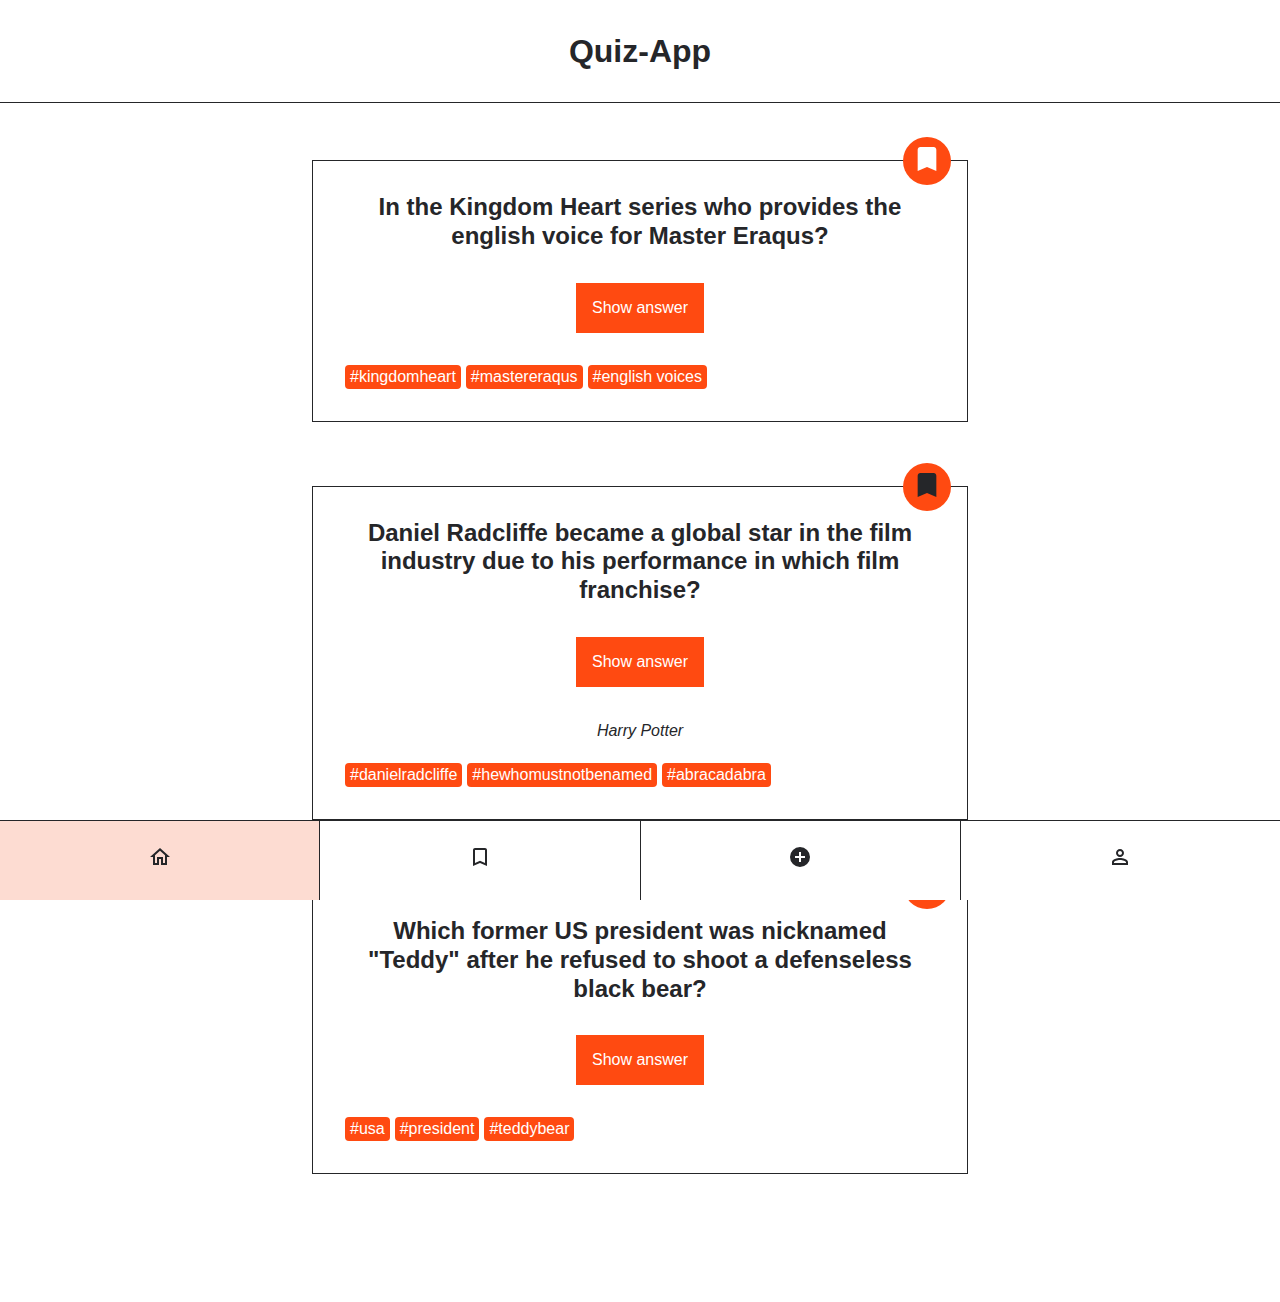
<file: index.html>
<!DOCTYPE html>
<html lang="en">
  <head>
    <meta charset="UTF-8" />
    <meta http-equiv="X-UA-Compatible" content="IE=edge" />
    <meta name="viewport" content="width=device-width, initial-scale=1.0" />
    <title>Quiz-App</title>
    <link rel="stylesheet" href="./styles.css" />
    <script src="./index.js" defer></script>
  </head>
  <body>
    <header class="header">
      <h1 class="header__title">Quiz-App</h1>
    </header>
    <main>
      <ul class="card-list">
        <!--
                FIRST CARD
              -->
        <li class="card-list__item">
          <article class="card">
            <h2 class="card__question">
              In the Kingdom Heart series who provides the english voice for
              Master Eraqus?
            </h2>
            <button class="card__button-answer" type="button">
              Show answer
            </button>
            <p class="card__answer">Mark Hamill</p>
            <ul class="card__tag-list">
              <li class="card__tag-list-item">#kingdomheart</li>
              <li class="card__tag-list-item">#mastereraqus</li>
              <li class="card__tag-list-item">#english voices</li>
            </ul>
            <div class="card__button-bookmark">
              <button class="bookmark" aria-label="bookmark" type="button">
                <svg
                  class="bookmark__icon"
                  xmlns="http://www.w3.org/2000/svg"
                  viewbox="0 0 24 24"
                >
                  <path
                    d="M17 3H7c-1.1 0-2 .9-2 2v16l7-3 7 3V5c0-1.1-.9-2-2-2z"
                  />
                </svg>
              </button>
            </div>
          </article>
        </li>
        <!--
                SECOND CARD
              -->
        <li class="card-list__item">
          <article class="card">
            <h2 class="card__question">
              Daniel Radcliffe became a global star in the film industry due to
              his performance in which film franchise?
            </h2>
            <button class="card__button-answer" type="button">
              Show answer
            </button>
            <p class="card__answer card__answer--active">Harry Potter</p>
            <ul class="card__tag-list">
              <li class="card__tag-list-item">#danielradcliffe</li>
              <li class="card__tag-list-item">#hewhomustnotbenamed</li>
              <li class="card__tag-list-item">#abracadabra</li>
            </ul>
            <div class="card__button-bookmark">
              <button
                class="bookmark bookmark--active"
                aria-label="bookmark"
                type="button"
              >
                <svg
                  class="bookmark__icon"
                  xmlns="http://www.w3.org/2000/svg"
                  viewbox="0 0 24 24"
                >
                  <path
                    d="M17 3H7c-1.1 0-2 .9-2 2v16l7-3 7 3V5c0-1.1-.9-2-2-2z"
                  />
                </svg>
              </button>
            </div>
          </article>
        </li>
        <!--
                THIRD CARD
              -->
        <li class="card-list__item">
          <article class="card">
            <h2 class="card__question">
              Which former US president was nicknamed &quot;Teddy&quot; after he
              refused to shoot a defenseless black bear?
            </h2>
            <button class="card__button-answer" type="button">
              Show answer
            </button>
            <p class="card__answer">Theodore Roosevelt</p>
            <ul class="card__tag-list">
              <li class="card__tag-list-item">#usa</li>
              <li class="card__tag-list-item">#president</li>
              <li class="card__tag-list-item">#teddybear</li>
            </ul>
            <div class="card__button-bookmark">
              <button class="bookmark" aria-label="bookmark" type="button">
                <svg
                  class="bookmark__icon"
                  xmlns="http://www.w3.org/2000/svg"
                  viewbox="0 0 24 24"
                >
                  <path
                    d="M17 3H7c-1.1 0-2 .9-2 2v16l7-3 7 3V5c0-1.1-.9-2-2-2z"
                  />
                </svg>
              </button>
            </div>
          </article>
        </li>
      </ul>
    </main>

    <nav class="navigation">
      <ul class="navigation__list">
        <li class="navigation__list-item navigation__list-item--active">
          <a
            class="navigation__link"
            href="/index.html"
            aria-label="go to home page"
          >
            <svg
              xmlns="http://www.w3.org/2000/svg"
              height="24px"
              viewbox="0 0 24 24"
              width="24px"
            >
              <path
                d="M12 5.69l5 4.5V18h-2v-6H9v6H7v-7.81l5-4.5M12 3L2 12h3v8h6v-6h2v6h6v-8h3L12 3z"
              />
            </svg>
          </a>
        </li>
        <li class="navigation__list-item">
          <a
            class="navigation__link"
            href="/bookmarks.html"
            aria-label="go to bookmarks page"
          >
            <svg
              xmlns="http://www.w3.org/2000/svg"
              height="24px"
              viewbox="0 0 24 24"
              width="24px"
            >
              <path
                d="M17 3H7c-1.1 0-2 .9-2 2v16l7-3 7 3V5c0-1.1-.9-2-2-2zm0 15l-5-2.18L7 18V5h10v13z"
              />
            </svg>
          </a>
        </li>
        <li class="navigation__list-item">
          <a
            class="navigation__link"
            href="/form.html"
            aria-label="go to form page"
          >
            <svg
              xmlns="http://www.w3.org/2000/svg"
              viewBox="0 0 24 24"
              width="24px"
              height="24px"
            >
              <path
                d="M17,13H13V17H11V13H7V11H11V7H13V11H17M12,2A10,10 0 0,0 2,12A10,10 0 0,0 12,22A10,10 0 0,0 22,12A10,10 0 0,0 12,2Z"
              />
            </svg>
          </a>
        </li>
        <li class="navigation__list-item">
          <a
            class="navigation__link"
            href="/profile.html"
            aria-label="go to profile page"
          >
            <svg
              xmlns="http://www.w3.org/2000/svg"
              height="24px"
              viewbox="0 0 24 24"
              width="24px"
            >
              <path
                d="M12 6c1.1 0 2 .9 2 2s-.9 2-2 2-2-.9-2-2 .9-2 2-2m0 9c2.7 0 5.8 1.29 6 2v1H6v-.99c.2-.72 3.3-2.01 6-2.01m0-11C9.79 4 8 5.79 8 8s1.79 4 4 4 4-1.79 4-4-1.79-4-4-4zm0 9c-2.67 0-8 1.34-8 4v3h16v-3c0-2.66-5.33-4-8-4z"
              />
            </svg>
          </a>
        </li>
      </ul>
    </nav>
  </body>
</html>
</file>
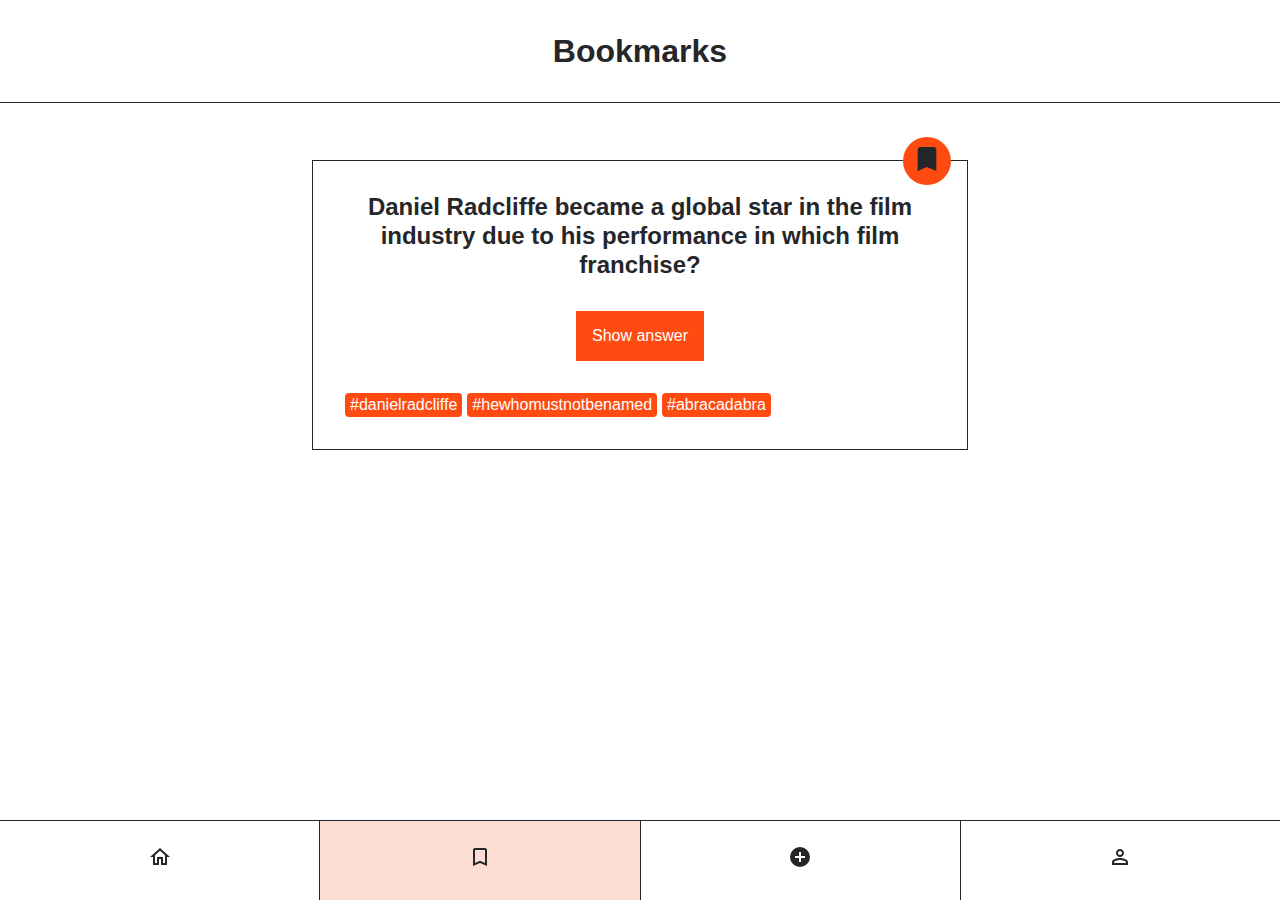
<file: bookmarks.html>
<!DOCTYPE html>
<html lang="en">
  <head>
    <meta charset="UTF-8" />
    <meta http-equiv="X-UA-Compatible" content="IE=edge" />
    <meta name="viewport" content="width=device-width, initial-scale=1.0" />
    <title>Quiz-App</title>
    <link rel="stylesheet" href="./styles.css" />
    <script src="./index.js" defer></script>
  </head>
  </head>
  <body>
    <header class="header">
      <h1 class="header__title">Bookmarks</h1>
    </header>
    <main>
      <ul class="card-list">
        <li class="card-list__item">
          <article class="card">
            <h2 class="card__question">
              Daniel Radcliffe became a global star in the film industry due to
              his performance in which film franchise?
            </h2>
            <button class="card__button-answer" type="button">
              Show answer
            </button>
            <p class="card__answer">Harry Potter</p>
            <ul class="card__tag-list">
              <li class="card__tag-list-item">#danielradcliffe</li>
              <li class="card__tag-list-item">#hewhomustnotbenamed</li>
              <li class="card__tag-list-item">#abracadabra</li>
            </ul>
            <div class="card__button-bookmark">
              <button
                class="bookmark bookmark--active"
                aria-label="bookmark"
                type="button"
              >
                <svg
                  class="bookmark__icon"
                  xmlns="http://www.w3.org/2000/svg"
                  viewbox="0 0 24 24"
                >
                  <path
                    d="M17 3H7c-1.1 0-2 .9-2 2v16l7-3 7 3V5c0-1.1-.9-2-2-2z"
                  />
                </svg>
              </button>
            </div>
          </article>
        </li>
      </ul>
    </main>

    <nav class="navigation">
      <ul class="navigation__list">
        <li class="navigation__list-item">
          <a
            class="navigation__link"
            href="/index.html"
            aria-label="go to home page"
          >
            <svg
              xmlns="http://www.w3.org/2000/svg"
              height="24px"
              viewbox="0 0 24 24"
              width="24px"
            >
              <path
                d="M12 5.69l5 4.5V18h-2v-6H9v6H7v-7.81l5-4.5M12 3L2 12h3v8h6v-6h2v6h6v-8h3L12 3z"
              />
            </svg>
          </a>
        </li>
        <li class="navigation__list-item navigation__list-item--active">
          <a
            class="navigation__link"
            href="/bookmarks.html"
            aria-label="go to bookmarks page"
          >
            <svg
              xmlns="http://www.w3.org/2000/svg"
              height="24px"
              viewbox="0 0 24 24"
              width="24px"
            >
              <path
                d="M17 3H7c-1.1 0-2 .9-2 2v16l7-3 7 3V5c0-1.1-.9-2-2-2zm0 15l-5-2.18L7 18V5h10v13z"
              />
            </svg>
          </a>
        </li>
        <li class="navigation__list-item">
          <a
            class="navigation__link"
            href="/form.html"
            aria-label="go to form page"
          >
            <svg
              xmlns="http://www.w3.org/2000/svg"
              viewBox="0 0 24 24"
              width="24px"
              height="24px"
            >
              <path
                d="M17,13H13V17H11V13H7V11H11V7H13V11H17M12,2A10,10 0 0,0 2,12A10,10 0 0,0 12,22A10,10 0 0,0 22,12A10,10 0 0,0 12,2Z"
              />
            </svg>
          </a>
        </li>
        <li class="navigation__list-item">
          <a
            class="navigation__link"
            href="/profile.html"
            aria-label="go to profile page"
          >
            <svg
              xmlns="http://www.w3.org/2000/svg"
              height="24px"
              viewbox="0 0 24 24"
              width="24px"
            >
              <path
                d="M12 6c1.1 0 2 .9 2 2s-.9 2-2 2-2-.9-2-2 .9-2 2-2m0 9c2.7 0 5.8 1.29 6 2v1H6v-.99c.2-.72 3.3-2.01 6-2.01m0-11C9.79 4 8 5.79 8 8s1.79 4 4 4 4-1.79 4-4-1.79-4-4-4zm0 9c-2.67 0-8 1.34-8 4v3h16v-3c0-2.66-5.33-4-8-4z"
              />
            </svg>
          </a>
        </li>
        
      </ul>
    </nav>
  </body>
</html>
</file>
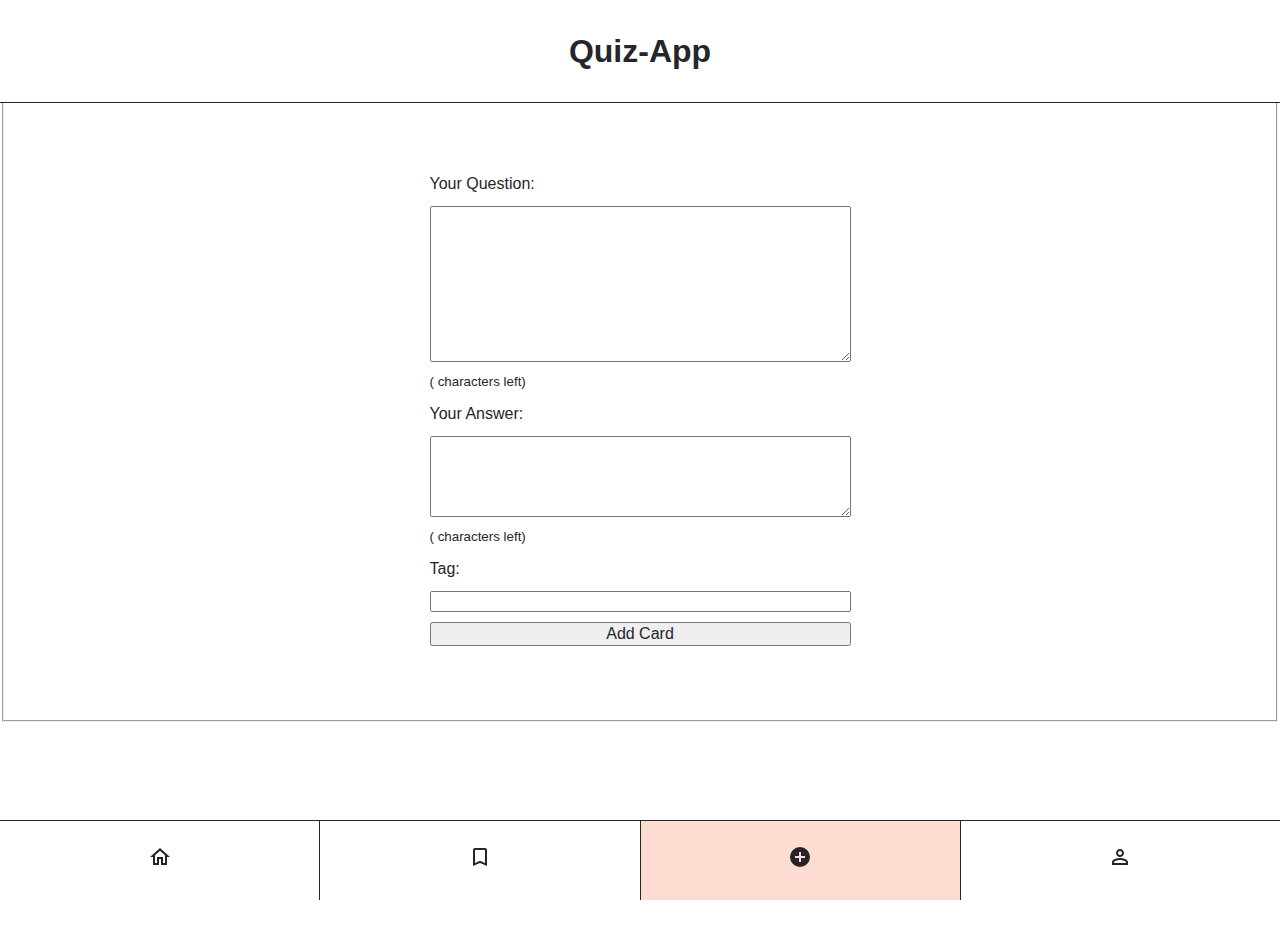
<file: form.html>
<!DOCTYPE html>
<html lang="en">
  <head>
    <meta charset="UTF-8" />
    <meta http-equiv="X-UA-Compatible" content="IE=edge" />
    <meta name="viewport" content="width=device-width, initial-scale=1.0" />
    <script src="./bsp.js" defer></script>
    <link rel="stylesheet" href="./styles.css" />
    <title>Quiz App</title>
  </head>
  <body>
    <header class="header">
      <h1 class="header__title">Quiz-App</h1>
    </header>

    <main>
      <fieldset>
        <form data-js="form">
          <label for="question">Your Question:</label>
          <textarea
            data-js="question"
            maxlength="150"
            name="question"
            id="question"
            rows="10"
            cols="50"
          ></textarea>
          <small>(<span data-js="amountLeft1"></span> characters left)</small>
          <label for="answer">Your Answer:</label>
          <textarea
            data-js="answer"
            maxlength="150"
            name="answer"
            id="answer"
            rows="5"
            cols="50"
          ></textarea>
          <small>(<span data-js="amountLeft2"></span> characters left)</small>
          <label for="tag">Tag:</label>
          <input type="text" name="tag" id="tag" />
          <button type="submit">Add Card</button>
        </form>
      </fieldset>
      <ul data-js="questionCard" class="card-list"></ul>
    </main>

    <nav class="navigation">
      <ul class="navigation__list">
        <li class="navigation__list-item">
          <a
            class="navigation__link"
            href="/index.html"
            aria-label="go to home page"
          >
            <svg
              xmlns="http://www.w3.org/2000/svg"
              height="24px"
              viewbox="0 0 24 24"
              width="24px"
            >
              <path
                d="M12 5.69l5 4.5V18h-2v-6H9v6H7v-7.81l5-4.5M12 3L2 12h3v8h6v-6h2v6h6v-8h3L12 3z"
              />
            </svg>
          </a>
        </li>
        <li class="navigation__list-item">
          <a
            class="navigation__link"
            href="/bookmarks.html"
            aria-label="go to bookmarks page"
          >
            <svg
              xmlns="http://www.w3.org/2000/svg"
              height="24px"
              viewbox="0 0 24 24"
              width="24px"
            >
              <path
                d="M17 3H7c-1.1 0-2 .9-2 2v16l7-3 7 3V5c0-1.1-.9-2-2-2zm0 15l-5-2.18L7 18V5h10v13z"
              />
            </svg>
          </a>
        </li>
        <li class="navigation__list-item navigation__list-item--active">
          <a
            class="navigation__link"
            href="/form.html"
            aria-label="go to form page"
          >
            <svg
              xmlns="http://www.w3.org/2000/svg"
              viewBox="0 0 24 24"
              width="24px"
              height="24px"
            >
              <path
                d="M17,13H13V17H11V13H7V11H11V7H13V11H17M12,2A10,10 0 0,0 2,12A10,10 0 0,0 12,22A10,10 0 0,0 22,12A10,10 0 0,0 12,2Z"
              />
            </svg>
          </a>
        </li>
        <li class="navigation__list-item">
          <a
            class="navigation__link"
            href="/profile.html"
            aria-label="go to profile page"
          >
            <svg
              xmlns="http://www.w3.org/2000/svg"
              height="24px"
              viewbox="0 0 24 24"
              width="24px"
            >
              <path
                d="M12 6c1.1 0 2 .9 2 2s-.9 2-2 2-2-.9-2-2 .9-2 2-2m0 9c2.7 0 5.8 1.29 6 2v1H6v-.99c.2-.72 3.3-2.01 6-2.01m0-11C9.79 4 8 5.79 8 8s1.79 4 4 4 4-1.79 4-4-1.79-4-4-4zm0 9c-2.67 0-8 1.34-8 4v3h16v-3c0-2.66-5.33-4-8-4z"
              />
            </svg>
          </a>
        </li>
      </ul>
    </nav>
  </body>
</html>
</file>
<file: styles.css>
@import "./global.css";

@import "./components/bookmark/bookmark.css";
@import "./components/card-list/card-list.css";
@import "./components/card/card.css";
@import "./components/header/header.css";
@import "./components/navigation/navigation.css";
@import "./components/profile/profile.css";
@import "./components/counter-list/counter-list.css";
</file>
